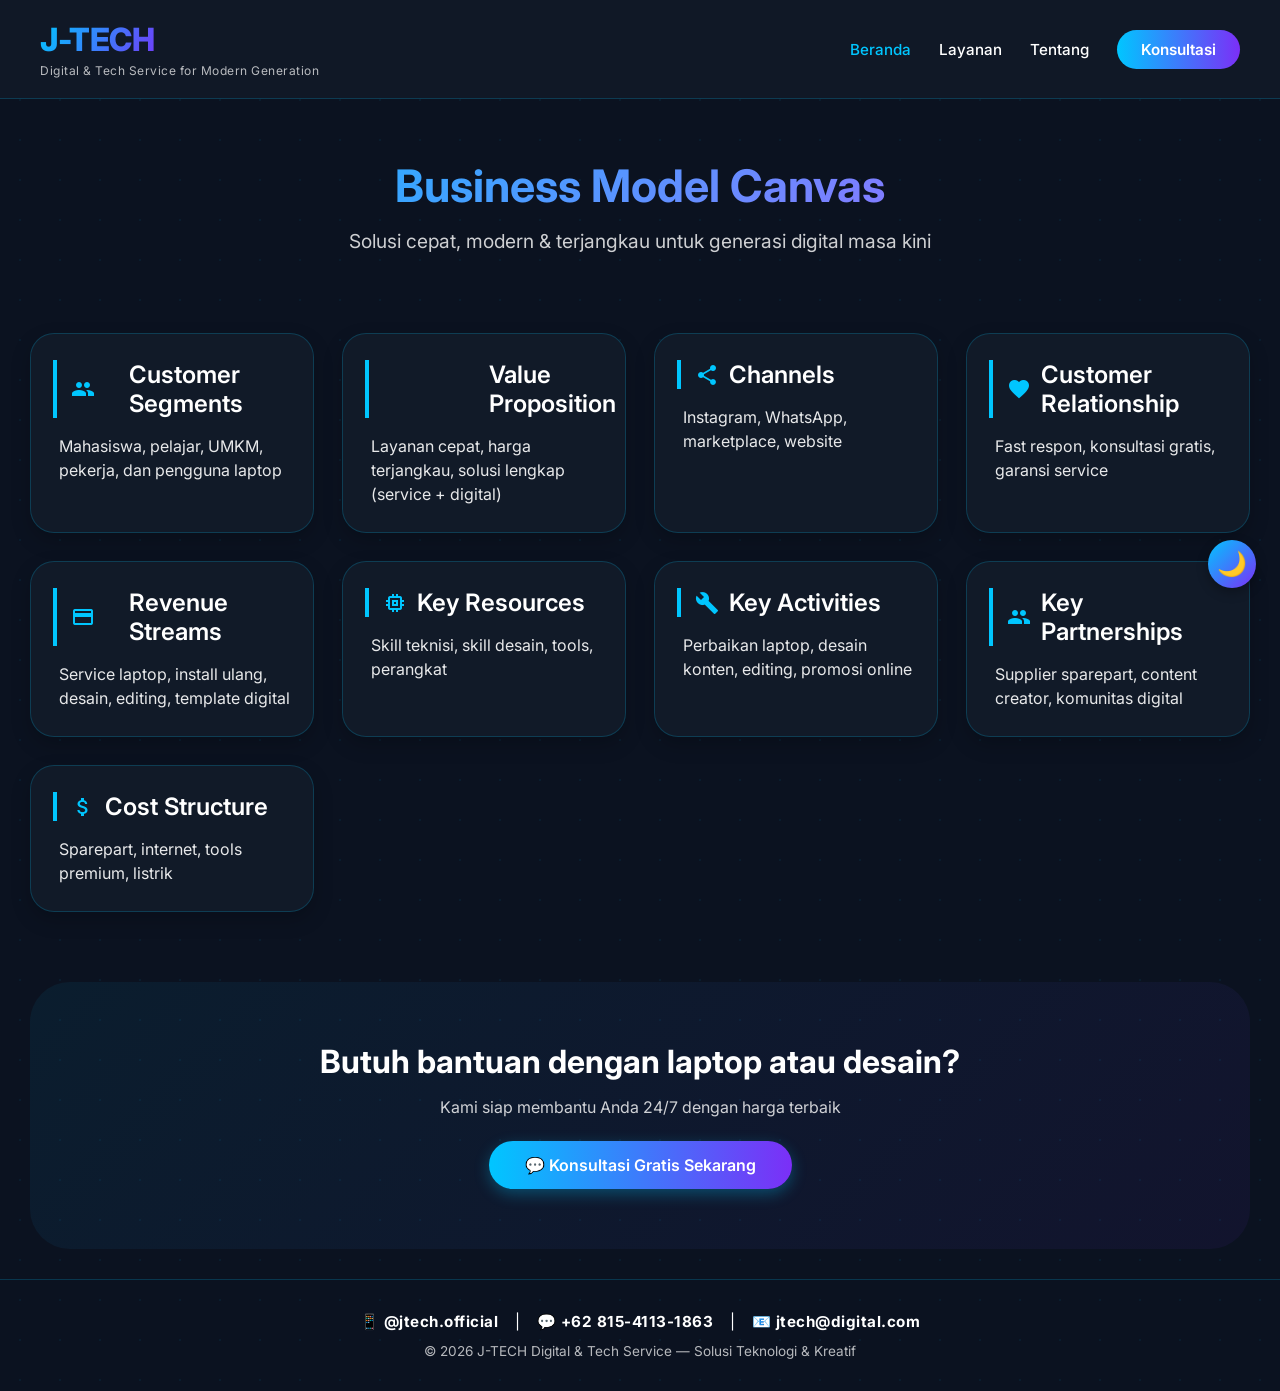
<file: index.html>
<!DOCTYPE html>
<html lang="id">
<head>
    <meta charset="UTF-8">
    <meta name="viewport" content="width=device-width, initial-scale=1.0">
    <title>J-TECH | Beranda - Digital & Tech Service</title>
    <link rel="stylesheet" href="style.css">
    <link href="https://fonts.googleapis.com/icon?family=Material+Icons" rel="stylesheet">
</head>
<body>

<button class="toggle-btn" id="darkModeToggle" aria-label="Toggle Dark/Light Mode">🌙</button>

<!-- HEADER -->
<header class="main-header">
    <div class="header-container">
        <div class="logo-area">
            <a href="index.html" class="logo-link">
                <h1 class="logo">J-TECH</h1>
            </a>
            <p class="tagline">Digital & Tech Service for Modern Generation</p>
        </div>
        <nav class="nav-menu">
            <a href="index.html" class="nav-link active">Beranda</a>
            <a href="layanan.html" class="nav-link">Layanan</a>
            <a href="tentang.html" class="nav-link">Tentang</a>
            <a href="#" class="nav-link btn-contact" id="consultBtnNav">Konsultasi</a>
        </nav>
    </div>
</header>

<!-- HERO INTRO SECTION -->
<section class="hero-intro">
    <div class="hero-content">
        <h2>Business Model Canvas</h2>
        <p>Solusi cepat, modern & terjangkau untuk generasi digital masa kini</p>
    </div>
</section>

<!-- BUSINESS MODEL CANVAS (BMC) GRID -->
<section class="container">
    <div class="card">
        <h2><span class="material-icons">groups</span> Customer Segments</h2>
        <p>Mahasiswa, pelajar, UMKM, pekerja, dan pengguna laptop</p>
    </div>

    <div class="card">
        <h2><span class="material-icons">bolt</span> Value Proposition</h2>
        <p>Layanan cepat, harga terjangkau, solusi lengkap (service + digital)</p>
    </div>

    <div class="card">
        <h2><span class="material-icons">share</span> Channels</h2>
        <p>Instagram, WhatsApp, marketplace, website</p>
    </div>

    <div class="card">
        <h2><span class="material-icons">favorite</span> Customer Relationship</h2>
        <p>Fast respon, konsultasi gratis, garansi service</p>
    </div>

    <div class="card">
        <h2><span class="material-icons">payments</span> Revenue Streams</h2>
        <p>Service laptop, install ulang, desain, editing, template digital</p>
    </div>

    <div class="card">
        <h2><span class="material-icons">memory</span> Key Resources</h2>
        <p>Skill teknisi, skill desain, tools, perangkat</p>
    </div>

    <div class="card">
        <h2><span class="material-icons">build</span> Key Activities</h2>
        <p>Perbaikan laptop, desain konten, editing, promosi online</p>
    </div>

    <div class="card">
        <h2><span class="material-icons">people</span> Key Partnerships</h2>
        <p>Supplier sparepart, content creator, komunitas digital</p>
    </div>

    <div class="card">
        <h2><span class="material-icons">attach_money</span> Cost Structure</h2>
        <p>Sparepart, internet, tools premium, listrik</p>
    </div>
</section>

<!-- CTA SECTION -->
<section class="cta-section">
    <h2>Butuh bantuan dengan laptop atau desain?</h2>
    <p>Kami siap membantu Anda 24/7 dengan harga terbaik</p>
    <a href="#" class="btn-hero" id="consultBtn">💬 Konsultasi Gratis Sekarang</a>
</section>

<!-- FOOTER -->
<footer>
    <div class="footer-social">
        📱 <strong>@jtech.official</strong> 
        <span>|</span> 
        💬 <strong>+62 815-4113-1863</strong>
        <span>|</span>
        📧 <strong>jtech@digital.com</strong>
    </div>
    <p>© 2026 J-TECH Digital & Tech Service — Solusi Teknologi & Kreatif</p>
</footer>

<!-- Modal Popup Konsultasi -->
<div class="modal-overlay" id="consultModal">
  <div class="modal-content">
    <div class="modal-header">
      <h3>💬 Hubungi Kami</h3>
      <span class="close-btn" onclick="hideModal()">&times;</span>
    </div>
    <div class="modal-body">
      <p>Pilih platform favorit Anda untuk berkonsultasi:</p>
      <div class="social-buttons">
        <button class="social-btn wa" onclick="openWhatsApp()">
          <span class="material-icons">chat</span> WhatsApp
        </button>
        <button class="social-btn ig" onclick="openInstagram()">
          <span class="material-icons">photo_camera</span> Instagram
        </button>
        <button class="social-btn email" onclick="openEmail()">
          <span class="material-icons">email</span> Email
        </button>
      </div>
    </div>
  </div>
</div>

<script src="script.js"></script>
</body>
</html>
</file>
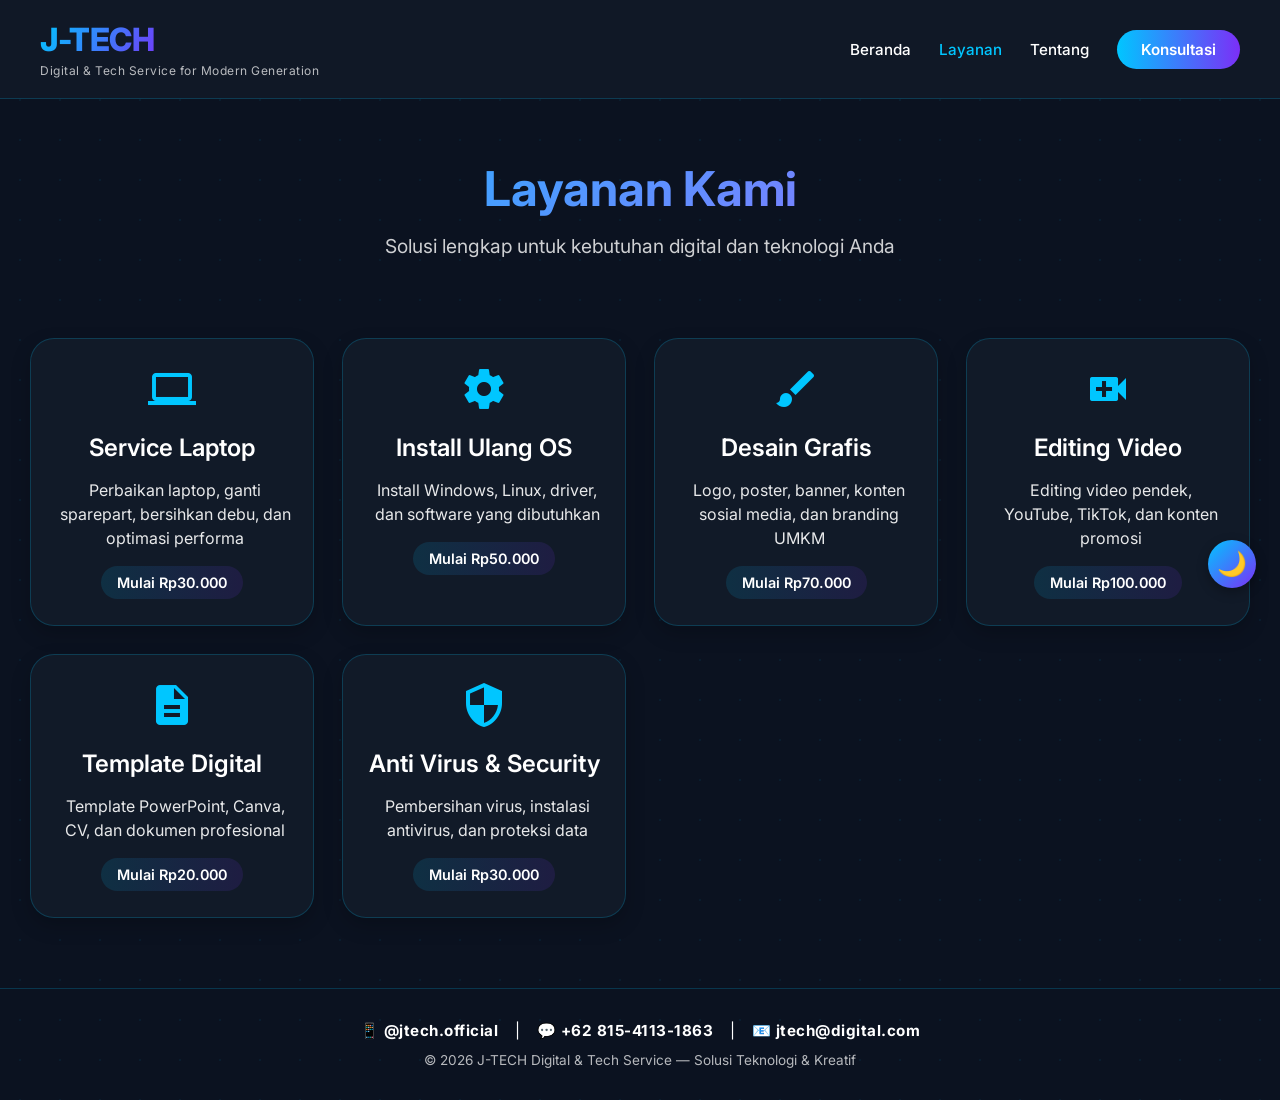
<file: layanan.html>
<!DOCTYPE html>
<html lang="id">
<head>
    <meta charset="UTF-8">
    <meta name="viewport" content="width=device-width, initial-scale=1.0">
    <title>J-TECH | Layanan - Digital & Tech Service</title>
    <link rel="stylesheet" href="style.css">
    <link href="https://fonts.googleapis.com/icon?family=Material+Icons" rel="stylesheet">
</head>
<body>

<button class="toggle-btn" id="darkModeToggle" aria-label="Toggle Dark/Light Mode">🌙</button>

<!-- HEADER -->
<header class="main-header">
    <div class="header-container">
        <div class="logo-area">
            <a href="index.html" class="logo-link">
                <h1 class="logo">J-TECH</h1>
            </a>
            <p class="tagline">Digital & Tech Service for Modern Generation</p>
        </div>
        <nav class="nav-menu">
            <a href="index.html" class="nav-link">Beranda</a>
            <a href="layanan.html" class="nav-link active">Layanan</a>
            <a href="tentang.html" class="nav-link">Tentang</a>
            <a href="#" class="nav-link btn-contact" id="consultBtnNav">Konsultasi</a>
        </nav>
    </div>
</header>

<!-- PAGE TITLE -->
<section class="page-title">
    <h1>Layanan Kami</h1>
    <p>Solusi lengkap untuk kebutuhan digital dan teknologi Anda</p>
</section>

<!-- LAYANAN GRID -->
<section class="container">
    <div class="card service-card">
        <div class="service-icon"><span class="material-icons">computer</span></div>
        <h2>Service Laptop</h2>
        <p>Perbaikan laptop, ganti sparepart, bersihkan debu, dan optimasi performa</p>
        <div class="price-tag">Mulai Rp30.000</div>
    </div>

    <div class="card service-card">
        <div class="service-icon"><span class="material-icons">settings</span></div>
        <h2>Install Ulang OS</h2>
        <p>Install Windows, Linux, driver, dan software yang dibutuhkan</p>
        <div class="price-tag">Mulai Rp50.000</div>
    </div>

    <div class="card service-card">
        <div class="service-icon"><span class="material-icons">brush</span></div>
        <h2>Desain Grafis</h2>
        <p>Logo, poster, banner, konten sosial media, dan branding UMKM</p>
        <div class="price-tag">Mulai Rp70.000</div>
    </div>

    <div class="card service-card">
        <div class="service-icon"><span class="material-icons">video_call</span></div>
        <h2>Editing Video</h2>
        <p>Editing video pendek, YouTube, TikTok, dan konten promosi</p>
        <div class="price-tag">Mulai Rp100.000</div>
    </div>

    <div class="card service-card">
        <div class="service-icon"><span class="material-icons">description</span></div>
        <h2>Template Digital</h2>
        <p>Template PowerPoint, Canva, CV, dan dokumen profesional</p>
        <div class="price-tag">Mulai Rp20.000</div>
    </div>

    <div class="card service-card">
        <div class="service-icon"><span class="material-icons">security</span></div>
        <h2>Anti Virus & Security</h2>
        <p>Pembersihan virus, instalasi antivirus, dan proteksi data</p>
        <div class="price-tag">Mulai Rp30.000</div>
    </div>
</section>

<!-- FOOTER -->
<footer>
    <div class="footer-social">
        📱 <strong>@jtech.official</strong> 
        <span>|</span> 
        💬 <strong>+62 815-4113-1863</strong>
        <span>|</span>
        📧 <strong>jtech@digital.com</strong>
    </div>
    <p>© 2026 J-TECH Digital & Tech Service — Solusi Teknologi & Kreatif</p>
</footer>

<!-- Modal Popup Konsultasi -->
<div class="modal-overlay" id="consultModal">
  <div class="modal-content">
    <div class="modal-header">
      <h3>💬 Hubungi Kami</h3>
      <span class="close-btn" onclick="hideModal()">&times;</span>
    </div>
    <div class="modal-body">
      <p>Pilih platform favorit Anda untuk berkonsultasi:</p>
      <div class="social-buttons">
        <button class="social-btn wa" onclick="openWhatsApp()">
          <span class="material-icons">chat</span> WhatsApp
        </button>
        <button class="social-btn ig" onclick="openInstagram()">
          <span class="material-icons">photo_camera</span> Instagram
        </button>
        <button class="social-btn email" onclick="openEmail()">
          <span class="material-icons">email</span> Email
        </button>
      </div>
    </div>
  </div>
</div>

<script src="script.js"></script>
</body>
</html>
</file>
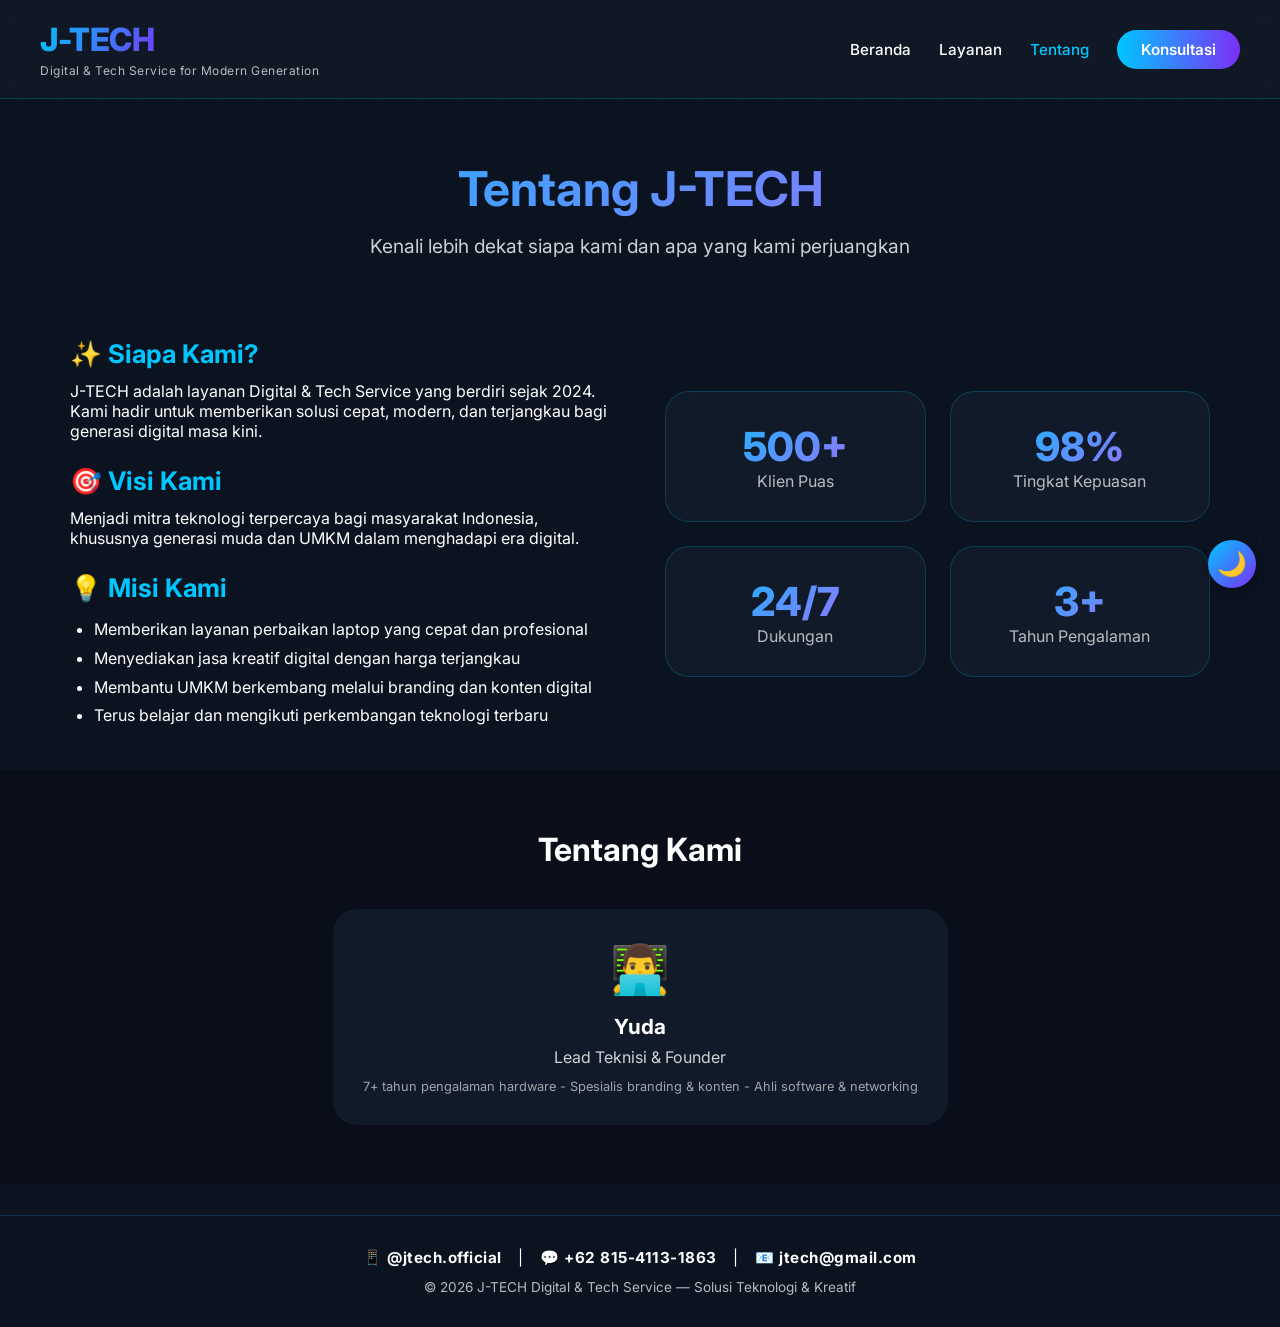
<file: tentang.html>
<!DOCTYPE html>
<html lang="id">
<head>
    <meta charset="UTF-8">
    <meta name="viewport" content="width=device-width, initial-scale=1.0">
    <title>J-TECH | Tentang Kami - Digital & Tech Service</title>
    <link rel="stylesheet" href="style.css">
    <link href="https://fonts.googleapis.com/icon?family=Material+Icons" rel="stylesheet">
</head>
<body>

<button class="toggle-btn" id="darkModeToggle" aria-label="Toggle Dark/Light Mode">🌙</button>

<!-- HEADER -->
<header class="main-header">
    <div class="header-container">
        <div class="logo-area">
            <a href="index.html" class="logo-link">
                <h1 class="logo">J-TECH</h1>
            </a>
            <p class="tagline">Digital & Tech Service for Modern Generation</p>
        </div>
        <nav class="nav-menu">
            <a href="index.html" class="nav-link">Beranda</a>
            <a href="layanan.html" class="nav-link">Layanan</a>
            <a href="tentang.html" class="nav-link active">Tentang</a>
            <a href="#" class="nav-link btn-contact" id="consultBtnNav">Konsultasi</a>
        </nav>
    </div>
</header>

<!-- PAGE TITLE -->
<section class="page-title">
    <h1>Tentang J-TECH</h1>
    <p>Kenali lebih dekat siapa kami dan apa yang kami perjuangkan</p>
</section>

<!-- ABOUT CONTENT -->
<section class="about-detailed">
    <div class="about-grid">
        <div class="about-text">
            <h2>✨ Siapa Kami?</h2>
            <p>J-TECH adalah layanan Digital & Tech Service yang berdiri sejak 2024. Kami hadir untuk memberikan solusi cepat, modern, dan terjangkau bagi generasi digital masa kini.</p>
            
            <h2>🎯 Visi Kami</h2>
            <p>Menjadi mitra teknologi terpercaya bagi masyarakat Indonesia, khususnya generasi muda dan UMKM dalam menghadapi era digital.</p>
            
            <h2>💡 Misi Kami</h2>
            <ul>
                <li>Memberikan layanan perbaikan laptop yang cepat dan profesional</li>
                <li>Menyediakan jasa kreatif digital dengan harga terjangkau</li>
                <li>Membantu UMKM berkembang melalui branding dan konten digital</li>
                <li>Terus belajar dan mengikuti perkembangan teknologi terbaru</li>
            </ul>
        </div>
        <div class="about-stats">
            <div class="stat-card">
                <span class="stat-number">500+</span>
                <span class="stat-label">Klien Puas</span>
            </div>
            <div class="stat-card">
                <span class="stat-number">98%</span>
                <span class="stat-label">Tingkat Kepuasan</span>
            </div>
            <div class="stat-card">
                <span class="stat-number">24/7</span>
                <span class="stat-label">Dukungan</span>
            </div>
            <div class="stat-card">
                <span class="stat-number">3+</span>
                <span class="stat-label">Tahun Pengalaman</span>
            </div>
        </div>
    </div>
</section>

<!-- TIM SECTION -->
<section class="team-section">
    <h2>Tentang Kami</h2>
    <div class="team-grid">
        <div class="team-card">
            <div class="team-icon">👨‍💻</div>
            <h3>Yuda</h3>
            <p>Lead Teknisi & Founder</p>
            <small>7+ tahun pengalaman hardware - Spesialis branding & konten - Ahli software & networking</small>
        </div>
    </div>
</section>

<!-- FOOTER -->
<footer>
    <div class="footer-social">
        📱 <strong>@jtech.official</strong> 
        <span>|</span> 
        💬 <strong>+62 815-4113-1863</strong>
        <span>|</span>
        📧 <strong>jtech@gmail.com</strong>
    </div>
    <p>© 2026 J-TECH Digital & Tech Service — Solusi Teknologi & Kreatif</p>
</footer>

<!-- Modal Popup Konsultasi -->
<div class="modal-overlay" id="consultModal">
  <div class="modal-content">
    <div class="modal-header">
      <h3>💬 Hubungi Kami</h3>
      <span class="close-btn" onclick="hideModal()">&times;</span>
    </div>
    <div class="modal-body">
      <p>Pilih platform favorit Anda untuk berkonsultasi:</p>
      <div class="social-buttons">
        <button class="social-btn wa" onclick="openWhatsApp()">
          <span class="material-icons">chat</span> WhatsApp
        </button>
        <button class="social-btn ig" onclick="openInstagram()">
          <span class="material-icons">photo_camera</span> Instagram
        </button>
        <button class="social-btn email" onclick="openEmail()">
          <span class="material-icons">email</span> Email
        </button>
      </div>
    </div>
  </div>
</div>

<script src="script.js"></script>
</body>
</html>
</file>
<file: style.css>
@import url('https://fonts.googleapis.com/css2?family=Inter:opsz,wght@14..32,300;14..32,400;14..32,500;14..32,600;14..32,700&display=swap');

* {
    margin: 0;
    padding: 0;
    box-sizing: border-box;
}

body {
    font-family: 'Inter', sans-serif;
    background: #0b1220;
    color: #ffffff;
    transition: background 0.3s ease, color 0.2s ease;
    background-image: radial-gradient(rgba(0, 198, 255, 0.06) 1px, transparent 1px);
    background-size: 40px 40px;
}

/* LIGHT MODE */
body.light {
    background: #f0f4f8;
    color: #0a0f1c;
    background-image: radial-gradient(rgba(123, 47, 247, 0.05) 1px, transparent 1px);
}

/* TOGGLE BUTTON */
.toggle-btn {
    position: fixed;
    top: 540px;
    right: 24px;
    width: 48px;
    height: 48px;
    border-radius: 50%;
    border: none;
    background: linear-gradient(135deg, #00c6ff, #7b2ff7);
    color: white;
    font-size: 24px;
    cursor: pointer;
    display: flex;
    align-items: center;
    justify-content: center;
    box-shadow: 0 4px 12px rgba(0, 0, 0, 0.3);
    transition: transform 0.2s, box-shadow 0.2s;
    z-index: 1000;
}

.toggle-btn:hover {
    transform: scale(1.08);
    box-shadow: 0 0 15px #00c6ff;
}

/* ============ HEADER ============ */
.main-header {
    background: rgba(17, 26, 40, 0.95);
    backdrop-filter: blur(10px);
    border-bottom: 1px solid rgba(0, 198, 255, 0.2);
    padding: 20px 40px;
    position: sticky;
    top: 0;
    z-index: 999;
}

body.light .main-header {
    background: rgba(255, 255, 255, 0.95);
    border-bottom: 1px solid rgba(123, 47, 247, 0.2);
}

.header-container {
    max-width: 1400px;
    margin: 0 auto;
    display: flex;
    justify-content: space-between;
    align-items: center;
    flex-wrap: wrap;
    gap: 20px;
}

.logo-area {
    display: flex;
    flex-direction: column;
}

.logo-link {
    text-decoration: none;
}

.logo {
    font-size: 32px;
    font-weight: 800;
    background: linear-gradient(120deg, #00c6ff, #7b2ff7, #b65eff);
    -webkit-background-clip: text;
    background-clip: text;
    color: transparent;
    letter-spacing: -0.5px;
}

.tagline {
    font-size: 12px;
    opacity: 0.7;
    letter-spacing: 0.5px;
    margin-top: 4px;
}

.nav-menu {
    display: flex;
    gap: 28px;
    align-items: center;
    flex-wrap: wrap;
}

.nav-link {
    color: white;
    text-decoration: none;
    font-weight: 500;
    transition: 0.3s;
    font-size: 0.95rem;
}

body.light .nav-link {
    color: #0a0f1c;
}

.nav-link:hover, .nav-link.active {
    color: #00c6ff;
}

.btn-contact {
    background: linear-gradient(90deg, #00c6ff, #7b2ff7);
    padding: 10px 24px;
    border-radius: 40px;
    color: white !important;
    font-weight: 600;
}

.btn-contact:hover {
    transform: translateY(-2px);
    box-shadow: 0 5px 15px rgba(0, 198, 255, 0.4);
    color: white !important;
}

/* PAGE TITLE */
.page-title {
    text-align: center;
    padding: 60px 24px 40px;
}

.page-title h1 {
    font-size: 3rem;
    font-weight: 700;
    background: linear-gradient(135deg, #00c6ff, #b65eff);
    -webkit-background-clip: text;
    background-clip: text;
    color: transparent;
    margin-bottom: 16px;
}

.page-title p {
    font-size: 1.2rem;
    opacity: 0.8;
}

/* HERO INTRO */
.hero-intro {
    text-align: center;
    padding: 60px 24px 40px;
}

.hero-intro h2 {
    font-size: 2.8rem;
    font-weight: 700;
    background: linear-gradient(135deg, #00c6ff, #b65eff);
    -webkit-background-clip: text;
    background-clip: text;
    color: transparent;
    margin-bottom: 16px;
}

.hero-intro p {
    font-size: 1.2rem;
    opacity: 0.8;
    max-width: 600px;
    margin: 0 auto;
}

/* GRID CONTAINER */
.container {
    display: grid;
    grid-template-columns: repeat(auto-fit, minmax(280px, 1fr));
    gap: 28px;
    padding: 40px 30px;
    max-width: 1400px;
    margin: 0 auto;
}

/* CARD */
.card {
    padding: 26px 22px;
    border-radius: 24px;
    background: #111a28;
    border: 1px solid rgba(0, 198, 255, 0.2);
    transition: all 0.35s ease;
    backdrop-filter: blur(2px);
    opacity: 0;
    transform: translateY(35px);
    animation: fadeUp 0.6s forwards;
    box-shadow: 0 8px 20px rgba(0, 0, 0, 0.2);
}

.card:nth-child(1) { animation-delay: 0.05s; }
.card:nth-child(2) { animation-delay: 0.1s; }
.card:nth-child(3) { animation-delay: 0.15s; }
.card:nth-child(4) { animation-delay: 0.2s; }
.card:nth-child(5) { animation-delay: 0.25s; }
.card:nth-child(6) { animation-delay: 0.3s; }

@keyframes fadeUp {
    to {
        opacity: 1;
        transform: translateY(0);
    }
}

.card:hover {
    transform: translateY(-8px);
    border-color: #00c6ff;
    box-shadow: 0 20px 35px rgba(0, 198, 255, 0.25);
    background: #0f1725;
}

.card h2 {
    font-size: 1.5rem;
    font-weight: 600;
    margin-bottom: 16px;
    display: flex;
    align-items: center;
    gap: 10px;
    border-left: 4px solid #00c6ff;
    padding-left: 14px;
}

.card p {
    font-size: 1rem;
    line-height: 1.5;
    opacity: 0.9;
    font-weight: 400;
    margin-left: 6px;
}

.material-icons {
    font-size: 28px;
    color: #00c6ff;
}

/* SERVICE CARD KHUSUS */
.service-card {
    text-align: center;
}

.service-card h2 {
    justify-content: center;
    border-left: none;
    padding-left: 0;
}

.service-icon {
    margin-bottom: 16px;
}

.service-icon .material-icons {
    font-size: 48px;
}

.price-tag {
    margin-top: 16px;
    padding: 8px 16px;
    background: linear-gradient(90deg, #00c6ff20, #7b2ff720);
    border-radius: 30px;
    display: inline-block;
    font-weight: 600;
    font-size: 0.9rem;
}

/* CTA SECTION */
.cta-section {
    text-align: center;
    padding: 60px 24px;
    background: linear-gradient(135deg, #00c6ff10, #7b2ff710);
    margin: 30px 30px;
    border-radius: 40px;
}

.cta-section h2 {
    font-size: 2rem;
    margin-bottom: 16px;
}

.cta-section p {
    margin-bottom: 24px;
    opacity: 0.8;
}

.btn-hero {
    display: inline-block;
    padding: 14px 36px;
    background: linear-gradient(90deg, #00c6ff, #7b2ff7);
    border-radius: 60px;
    color: white;
    font-weight: 600;
    text-decoration: none;
    transition: all 0.3s ease;
    box-shadow: 0 5px 15px rgba(0, 198, 255, 0.3);
    border: none;
    font-size: 1rem;
}

.btn-hero:hover {
    transform: translateY(-3px);
    box-shadow: 0 12px 25px rgba(0, 198, 255, 0.5);
}

/* ABOUT DETAILED */
.about-detailed {
    max-width: 1200px;
    margin: 0 auto;
    padding: 40px 30px;
}

.about-grid {
    display: grid;
    grid-template-columns: 1fr 1fr;
    gap: 50px;
}

.about-text h2 {
    font-size: 1.6rem;
    margin: 24px 0 12px;
    color: #00c6ff;
}

.about-text h2:first-child {
    margin-top: 0;
}

.about-text ul {
    margin-left: 24px;
    line-height: 1.8;
}

.about-stats {
    display: grid;
    grid-template-columns: repeat(2, 1fr);
    gap: 24px;
    align-content: center;
}

.stat-card {
    background: #111a28;
    padding: 30px 20px;
    border-radius: 24px;
    text-align: center;
    border: 1px solid rgba(0, 198, 255, 0.2);
}

body.light .stat-card {
    background: white;
}

.stat-number {
    display: block;
    font-size: 2.5rem;
    font-weight: 800;
    background: linear-gradient(135deg, #00c6ff, #b65eff);
    -webkit-background-clip: text;
    background-clip: text;
    color: transparent;
}

.stat-label {
    margin-top: 8px;
    opacity: 0.7;
}

/* TEAM SECTION */
.team-section {
    text-align: center;
    padding: 60px 30px;
    background: rgba(0, 0, 0, 0.2);
}

body.light .team-section {
    background: rgba(123, 47, 247, 0.05);
}

.team-section h2 {
    font-size: 2rem;
    margin-bottom: 40px;
}

.team-grid {
    display: flex;
    justify-content: center;
    gap: 40px;
    flex-wrap: wrap;
    max-width: 1000px;
    margin: 0 auto;
}

.team-card {
    background: #111a28;
    padding: 30px;
    border-radius: 24px;
    text-align: center;
    min-width: 200px;
    transition: 0.3s;
}

body.light .team-card {
    background: white;
    border: 1px solid #ddd;
}

.team-card:hover {
    transform: translateY(-5px);
}

.team-icon {
    font-size: 48px;
    margin-bottom: 16px;
}

.team-card h3 {
    font-size: 1.3rem;
    margin-bottom: 8px;
}

.team-card p {
    opacity: 0.8;
    margin-bottom: 8px;
}

.team-card small {
    opacity: 0.6;
    font-size: 0.8rem;
}

/* FOOTER */
footer {
    text-align: center;
    padding: 32px 20px;
    margin-top: 30px;
    border-top: 1px solid rgba(0, 198, 255, 0.2);
}

.footer-social {
    margin-bottom: 12px;
    font-size: 0.95rem;
    letter-spacing: 0.5px;
}

.footer-social span {
    margin: 0 12px;
}

footer p {
    opacity: 0.7;
    font-size: 0.85rem;
}

/* LIGHT MODE STYLES */
body.light .card, body.light .stat-card, body.light .team-card {
    background: #ffffff;
    border: 1px solid #dce3ec;
    box-shadow: 0 6px 14px rgba(0, 0, 0, 0.05);
}

body.light .card:hover {
    background: #fefefe;
    border-color: #7b2ff7;
    box-shadow: 0 20px 30px rgba(123, 47, 247, 0.15);
}

body.light .card h2 {
    color: #0a0f1c;
}

body.light .material-icons {
    color: #7b2ff7;
}

body.light .toggle-btn {
    background: linear-gradient(135deg, #0099cc, #5e1ad6);
}

body.light .btn-hero, body.light .btn-contact {
    background: linear-gradient(90deg, #0099cc, #5e1ad6);
}

/* MODAL POPUP KONSULTASI */
.modal-overlay {
    display: none;
    position: fixed;
    top: 0;
    left: 0;
    width: 100%;
    height: 100%;
    background: rgba(11, 18, 32, 0.9);
    backdrop-filter: blur(8px);
    z-index: 10000;
    align-items: center;
    justify-content: center;
    animation: fadeIn 0.3s ease;
}

body.light .modal-overlay {
    background: rgba(240, 244, 248, 0.95);
}

.modal-content {
    background: #111a28;
    border-radius: 24px;
    padding: 32px;
    max-width: 420px;
    width: 90%;
    max-height: 80vh;
    overflow-y: auto;
    box-shadow: 0 25px 50px rgba(0, 0, 0, 0.4);
    transform: scale(0.8);
    animation: modalSlideIn 0.3s ease forwards;
    border: 1px solid rgba(0, 198, 255, 0.3);
}

body.light .modal-content {
    background: white;
    border-color: rgba(123, 47, 247, 0.3);
    box-shadow: 0 25px 50px rgba(0, 0, 0, 0.15);
}

.modal-header {
    display: flex;
    justify-content: space-between;
    align-items: center;
    margin-bottom: 24px;
    padding-bottom: 16px;
    border-bottom: 1px solid rgba(0, 198, 255, 0.2);
}

.modal-header h3 {
    font-size: 1.5rem;
    font-weight: 600;
    color: #00c6ff;
}

.close-btn {
    font-size: 28px;
    cursor: pointer;
    color: #888;
    transition: color 0.2s;
    line-height: 1;
    padding: 4px;
}

.close-btn:hover {
    color: #ff4444;
}

.modal-body p {
    margin-bottom: 24px;
    opacity: 0.9;
    text-align: center;
}

.social-buttons {
    display: flex;
    flex-direction: column;
    gap: 12px;
}

.social-btn {
    display: flex;
    align-items: center;
    gap: 12px;
    padding: 16px 20px;
    border-radius: 16px;
    text-decoration: none;
    font-weight: 500;
    transition: all 0.3s ease;
    border: none;
    cursor: pointer;
    font-size: 1rem;
    justify-content: center;
}

.social-btn .material-icons {
    font-size: 24px !important;
    width: 24px;
    height: 24px;
}

.social-btn:hover {
    transform: translateY(-2px);
    box-shadow: 0 8px 20px rgba(0, 0, 0, 0.2);
}

.social-btn.wa {
    background: linear-gradient(135deg, #25D366, #128C7E);
    color: white;
}

.social-btn.ig {
    background: linear-gradient(135deg, #E4405F, #F77737);
    color: white;
}

.social-btn.email {
    background: linear-gradient(135deg, #EA4335, #4285F4);
    color: white;
}

body.light .social-btn.wa {
    background: linear-gradient(135deg, #25D366, #128C7E);
}

body.light .social-btn.ig {
    background: linear-gradient(135deg, #E4405F, #F77737);
}

body.light .social-btn.email {
    background: linear-gradient(135deg, #EA4335, #4285F4);
}

/* Animations */
@keyframes fadeIn {
    from { opacity: 0; }
    to { opacity: 1; }
}

@keyframes modalSlideIn {
    to {
        transform: scale(1);
    }
}

/* RESPONSIVE */
@media (max-width: 768px) {
    .header-container {
        flex-direction: column;
        text-align: center;
    }
    
    .logo-area {
        align-items: center;
    }
    
    .nav-menu {
        justify-content: center;
    }
    
    .about-grid {
        grid-template-columns: 1fr;
        gap: 30px;
    }
    
    .page-title h1, .hero-intro h2 {
        font-size: 2rem;
    }

    .modal-content {
        padding: 24px;
        margin: 20px;
    }
}

@media (max-width: 640px) {
    .container {
        padding: 20px 18px;
        gap: 20px;
    }
    .card h2 {
        font-size: 1.3rem;
    }
    .toggle-btn {
        top: 16px;
        right: 16px;
        width: 42px;
        height: 42px;
    }
    .nav-menu {
        gap: 16px;
    }
    .btn-contact {
        padding: 8px 18px;
    }
    .cta-section {
        margin: 20px;
    }
    .team-grid {
        gap: 20px;
    }
}

/* SCROLL BAR */
::-webkit-scrollbar {
    width: 8px;
}
::-webkit-scrollbar-track {
    background: #0b1220;
}
::-webkit-scrollbar-thumb {
    background: #00c6ff;
    border-radius: 10px;
}
body.light ::-webkit-scrollbar-track {
    background: #e2e8f0;
}
body.light ::-webkit-scrollbar-thumb {
    background: #7b2ff7;
}
</file>
